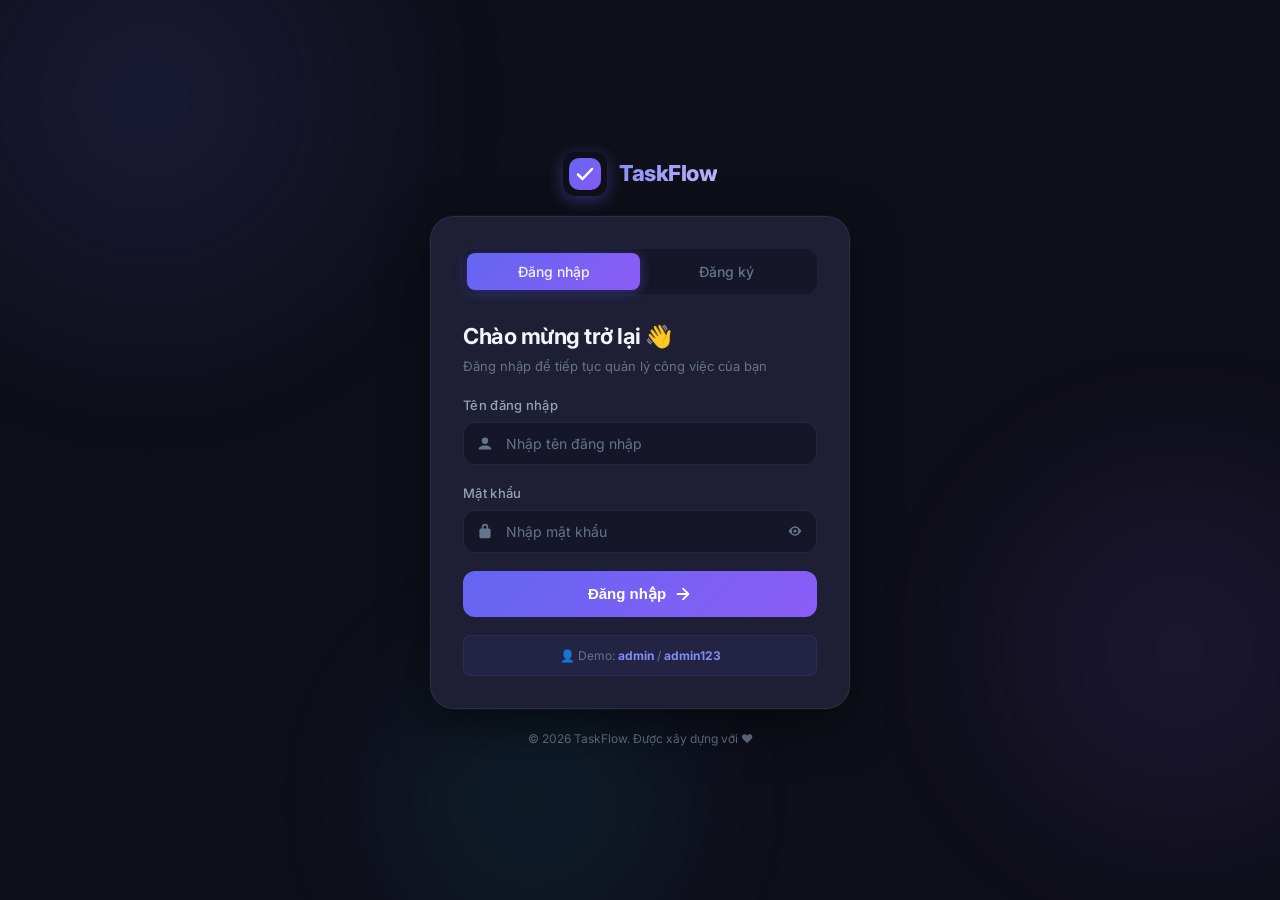
<file: index.html>
<!DOCTYPE html>
<html lang="vi">
<head>
  <meta charset="UTF-8" />
  <meta name="viewport" content="width=device-width, initial-scale=1.0"/>
  <meta name="description" content="TaskFlow - Ứng dụng quản lý công việc thông minh với phân quyền người dùng"/>
  <title>TaskFlow — Đăng nhập</title>
  <link rel="preconnect" href="https://fonts.googleapis.com"/>
  <link href="https://fonts.googleapis.com/css2?family=Inter:wght@300;400;500;600;700;800&display=swap" rel="stylesheet"/>
  <link rel="stylesheet" href="styles/main.css"/>
  <link rel="stylesheet" href="styles/auth.css"/>
</head>
<body>
  <!-- Background animated blobs -->
  <div class="bg-blobs">
    <div class="blob blob-1"></div>
    <div class="blob blob-2"></div>
    <div class="blob blob-3"></div>
  </div>

  <div class="auth-container">
    <!-- Logo -->
    <div class="logo-section">
      <div class="logo-icon">
        <svg width="32" height="32" viewBox="0 0 32 32" fill="none">
          <rect width="32" height="32" rx="10" fill="url(#logoGrad)"/>
          <path d="M9 16.5L13.5 21L23 11" stroke="white" stroke-width="2.5" stroke-linecap="round" stroke-linejoin="round"/>
          <defs>
            <linearGradient id="logoGrad" x1="0" y1="0" x2="32" y2="32" gradientUnits="userSpaceOnUse">
              <stop stop-color="#6366f1"/>
              <stop offset="1" stop-color="#8b5cf6"/>
            </linearGradient>
          </defs>
        </svg>
      </div>
      <span class="logo-name">TaskFlow</span>
    </div>

    <!-- Auth Card -->
    <div class="auth-card" id="authCard">
      <!-- Tabs -->
      <div class="auth-tabs">
        <button class="tab-btn active" id="loginTab" onclick="switchTab('login')">Đăng nhập</button>
        <button class="tab-btn" id="registerTab" onclick="switchTab('register')">Đăng ký</button>
        <div class="tab-indicator" id="tabIndicator"></div>
      </div>

      <!-- Login Form -->
      <form class="auth-form" id="loginForm" onsubmit="handleLogin(event)">
        <h1 class="form-title">Chào mừng trở lại 👋</h1>
        <p class="form-subtitle">Đăng nhập để tiếp tục quản lý công việc của bạn</p>

        <div class="form-group">
          <label for="loginUsername">Tên đăng nhập</label>
          <div class="input-wrapper">
            <svg class="input-icon" viewBox="0 0 20 20" fill="none">
              <path d="M10 10a4 4 0 100-8 4 4 0 000 8zm0 2c-5.33 0-8 2.67-8 4v1h16v-1c0-1.33-2.67-4-8-4z" fill="currentColor"/>
            </svg>
            <input type="text" id="loginUsername" placeholder="Nhập tên đăng nhập" required autocomplete="username"/>
          </div>
        </div>

        <div class="form-group">
          <label for="loginPassword">Mật khẩu</label>
          <div class="input-wrapper">
            <svg class="input-icon" viewBox="0 0 20 20" fill="none">
              <path d="M10 1a4 4 0 00-4 4v2H5a2 2 0 00-2 2v8a2 2 0 002 2h10a2 2 0 002-2V9a2 2 0 00-2-2h-1V5a4 4 0 00-4-4zm-2 6V5a2 2 0 014 0v2H8z" fill="currentColor"/>
            </svg>
            <input type="password" id="loginPassword" placeholder="Nhập mật khẩu" required autocomplete="current-password"/>
            <button type="button" class="toggle-pass" onclick="togglePassword('loginPassword', this)">
              <svg viewBox="0 0 20 20" fill="none"><path d="M10 4C5.58 4 2 10 2 10s3.58 6 8 6 8-6 8-6-3.58-6-8-6zm0 10a4 4 0 110-8 4 4 0 010 8zm0-6a2 2 0 100 4 2 2 0 000-4z" fill="currentColor"/></svg>
            </button>
          </div>
        </div>

        <div id="loginError" class="error-msg hidden"></div>

        <button type="submit" class="btn-primary" id="loginBtn">
          <span>Đăng nhập</span>
          <svg viewBox="0 0 20 20" fill="none"><path d="M4 10h12M10 4l6 6-6 6" stroke="currentColor" stroke-width="2" stroke-linecap="round" stroke-linejoin="round"/></svg>
        </button>

        <div class="demo-hint">
          <p>👤 Demo: <strong>admin</strong> / <strong>admin123</strong></p>
        </div>
      </form>

      <!-- Register Form -->
      <form class="auth-form hidden" id="registerForm" onsubmit="handleRegister(event)">
        <h1 class="form-title">Tạo tài khoản mới ✨</h1>
        <p class="form-subtitle">Bắt đầu hành trình quản lý công việc của bạn</p>

        <div class="form-group">
          <label for="regFullname">Họ và tên</label>
          <div class="input-wrapper">
            <svg class="input-icon" viewBox="0 0 20 20" fill="none">
              <path d="M10 10a4 4 0 100-8 4 4 0 000 8zm0 2c-5.33 0-8 2.67-8 4v1h16v-1c0-1.33-2.67-4-8-4z" fill="currentColor"/>
            </svg>
            <input type="text" id="regFullname" placeholder="Nguyễn Văn A" required/>
          </div>
        </div>

        <div class="form-group">
          <label for="regUsername">Tên đăng nhập</label>
          <div class="input-wrapper">
            <svg class="input-icon" viewBox="0 0 20 20" fill="none">
              <path d="M2.5 6.5a2 2 0 012-2h11a2 2 0 012 2v7a2 2 0 01-2 2h-11a2 2 0 01-2-2v-7zm2-4a4 4 0 00-4 4v7a4 4 0 004 4h11a4 4 0 004-4v-7a4 4 0 00-4-4h-11z" fill="currentColor"/>
            </svg>
            <input type="text" id="regUsername" placeholder="ten_dang_nhap" required/>
          </div>
        </div>

        <div class="form-group">
          <label for="regPassword">Mật khẩu</label>
          <div class="input-wrapper">
            <svg class="input-icon" viewBox="0 0 20 20" fill="none">
              <path d="M10 1a4 4 0 00-4 4v2H5a2 2 0 00-2 2v8a2 2 0 002 2h10a2 2 0 002-2V9a2 2 0 00-2-2h-1V5a4 4 0 00-4-4zm-2 6V5a2 2 0 014 0v2H8z" fill="currentColor"/>
            </svg>
            <input type="password" id="regPassword" placeholder="Ít nhất 6 ký tự" required autocomplete="new-password"/>
            <button type="button" class="toggle-pass" onclick="togglePassword('regPassword', this)">
              <svg viewBox="0 0 20 20" fill="none"><path d="M10 4C5.58 4 2 10 2 10s3.58 6 8 6 8-6 8-6-3.58-6-8-6zm0 10a4 4 0 110-8 4 4 0 010 8zm0-6a2 2 0 100 4 2 2 0 000-4z" fill="currentColor"/></svg>
            </button>
          </div>
        </div>

        <div class="form-group">
          <label for="regConfirm">Xác nhận mật khẩu</label>
          <div class="input-wrapper">
            <svg class="input-icon" viewBox="0 0 20 20" fill="none">
              <path d="M10 1a4 4 0 00-4 4v2H5a2 2 0 00-2 2v8a2 2 0 002 2h10a2 2 0 002-2V9a2 2 0 00-2-2h-1V5a4 4 0 00-4-4zm-2 6V5a2 2 0 014 0v2H8z" fill="currentColor"/>
            </svg>
            <input type="password" id="regConfirm" placeholder="Nhập lại mật khẩu" required autocomplete="new-password"/>
          </div>
        </div>

        <div id="registerError" class="error-msg hidden"></div>
        <div id="registerSuccess" class="success-msg hidden"></div>

        <button type="submit" class="btn-primary" id="registerBtn">
          <span>Tạo tài khoản</span>
          <svg viewBox="0 0 20 20" fill="none"><path d="M10 5v10M5 10h10" stroke="currentColor" stroke-width="2" stroke-linecap="round"/></svg>
        </button>
      </form>
    </div>

    <p class="footer-text">© 2026 TaskFlow. Được xây dựng với ❤️</p>
  </div>

  <script src="js/auth.js"></script>
  <script src="js/app.js"></script>
</body>
</html>
</file>
<file: styles/main.css>
/* ===== GLOBAL DESIGN SYSTEM ===== */
@import url('https://fonts.googleapis.com/css2?family=Inter:wght@300;400;500;600;700;800&display=swap');

:root {
  /* Color palette */
  --primary: #6366f1;
  --primary-dark: #4f46e5;
  --primary-light: #818cf8;
  --secondary: #8b5cf6;
  --accent: #06b6d4;
  --success: #10b981;
  --warning: #f59e0b;
  --danger: #ef4444;
  --danger-dark: #dc2626;

  /* Neutrals */
  --bg: #0f0f1a;
  --bg-surface: #16162a;
  --bg-card: #1e1e35;
  --bg-hover: #252540;
  --border: rgba(255,255,255,0.07);
  --border-focus: rgba(99,102,241,0.5);

  /* Text */
  --text-primary: #f1f5f9;
  --text-secondary: #94a3b8;
  --text-muted: #64748b;

  /* Shadows */
  --shadow-sm: 0 2px 8px rgba(0,0,0,0.3);
  --shadow-md: 0 8px 24px rgba(0,0,0,0.4);
  --shadow-lg: 0 16px 48px rgba(0,0,0,0.5);
  --glow: 0 0 20px rgba(99,102,241,0.3);

  /* Radius */
  --radius-sm: 8px;
  --radius-md: 12px;
  --radius-lg: 16px;
  --radius-xl: 24px;

  /* Transitions */
  --transition: 0.2s ease;
  --transition-slow: 0.4s ease;

  /* Font */
  font-family: 'Inter', -apple-system, BlinkMacSystemFont, sans-serif;
}

*, *::before, *::after {
  box-sizing: border-box;
  margin: 0;
  padding: 0;
}

html { scroll-behavior: smooth; }

body {
  background: var(--bg);
  color: var(--text-primary);
  font-family: 'Inter', sans-serif;
  min-height: 100vh;
  overflow-x: hidden;
  line-height: 1.6;
}

/* ===== UTILITY CLASSES ===== */
.hidden { display: none !important; }
.flex { display: flex; }
.items-center { align-items: center; }
.gap-2 { gap: 8px; }

/* Scrollbar */
::-webkit-scrollbar { width: 6px; }
::-webkit-scrollbar-track { background: var(--bg-surface); }
::-webkit-scrollbar-thumb { background: var(--primary); border-radius: 99px; }

/* ===== BACKGROUND BLOBS ===== */
.bg-blobs {
  position: fixed;
  inset: 0;
  pointer-events: none;
  z-index: 0;
  overflow: hidden;
}

.blob {
  position: absolute;
  border-radius: 50%;
  filter: blur(80px);
  opacity: 0.15;
  animation: blobFloat 8s ease-in-out infinite;
}

.blob-1 {
  width: 500px; height: 500px;
  background: radial-gradient(circle, #6366f1, transparent);
  top: -150px; left: -100px;
  animation-delay: 0s;
}

.blob-2 {
  width: 400px; height: 400px;
  background: radial-gradient(circle, #8b5cf6, transparent);
  top: 50%; right: -100px;
  animation-delay: 3s;
}

.blob-3 {
  width: 300px; height: 300px;
  background: radial-gradient(circle, #06b6d4, transparent);
  bottom: -50px; left: 30%;
  animation-delay: 6s;
}

@keyframes blobFloat {
  0%, 100% { transform: translateY(0) scale(1); }
  50% { transform: translateY(-30px) scale(1.05); }
}

/* ===== BUTTONS ===== */
.btn-primary {
  width: 100%;
  padding: 14px 24px;
  background: linear-gradient(135deg, var(--primary), var(--secondary));
  color: white;
  border: none;
  border-radius: var(--radius-md);
  font-size: 15px;
  font-weight: 600;
  cursor: pointer;
  display: flex;
  align-items: center;
  justify-content: center;
  gap: 8px;
  transition: all var(--transition);
  position: relative;
  overflow: hidden;
}

.btn-primary::before {
  content: '';
  position: absolute;
  inset: 0;
  background: linear-gradient(135deg, var(--primary-dark), #7c3aed);
  opacity: 0;
  transition: opacity var(--transition);
}

.btn-primary:hover::before { opacity: 1; }
.btn-primary:hover { transform: translateY(-2px); box-shadow: 0 8px 24px rgba(99,102,241,0.4); }
.btn-primary:active { transform: translateY(0); }
.btn-primary svg { width: 18px; height: 18px; position: relative; z-index: 1; }
.btn-primary span { position: relative; z-index: 1; }

.btn-secondary {
  padding: 10px 18px;
  background: var(--bg-card);
  color: var(--text-primary);
  border: 1px solid var(--border);
  border-radius: var(--radius-sm);
  font-size: 14px;
  font-weight: 500;
  cursor: pointer;
  display: inline-flex;
  align-items: center;
  gap: 6px;
  transition: all var(--transition);
}

.btn-secondary:hover {
  background: var(--bg-hover);
  border-color: var(--primary);
  color: var(--primary-light);
}

.btn-danger {
  padding: 8px 14px;
  background: rgba(239,68,68,0.1);
  color: var(--danger);
  border: 1px solid rgba(239,68,68,0.2);
  border-radius: var(--radius-sm);
  font-size: 13px;
  font-weight: 500;
  cursor: pointer;
  transition: all var(--transition);
}

.btn-danger:hover {
  background: var(--danger);
  color: white;
}

/* ===== FORM ELEMENTS ===== */
.form-group {
  display: flex;
  flex-direction: column;
  gap: 6px;
}

.form-group label {
  font-size: 13px;
  font-weight: 500;
  color: var(--text-secondary);
  letter-spacing: 0.3px;
}

.input-wrapper {
  position: relative;
  display: flex;
  align-items: center;
}

.input-wrapper input {
  width: 100%;
  padding: 12px 16px 12px 42px;
  background: var(--bg-surface);
  border: 1px solid var(--border);
  border-radius: var(--radius-md);
  color: var(--text-primary);
  font-size: 14px;
  font-family: inherit;
  transition: all var(--transition);
  outline: none;
}

.input-wrapper input:focus {
  border-color: var(--primary);
  box-shadow: 0 0 0 3px rgba(99,102,241,0.15);
  background: var(--bg-card);
}

.input-wrapper input::placeholder { color: var(--text-muted); }

.input-icon {
  position: absolute;
  left: 14px;
  width: 16px;
  height: 16px;
  color: var(--text-muted);
  pointer-events: none;
  transition: color var(--transition);
}

.input-wrapper:focus-within .input-icon { color: var(--primary-light); }

.toggle-pass {
  position: absolute;
  right: 14px;
  background: none;
  border: none;
  cursor: pointer;
  color: var(--text-muted);
  padding: 0;
  display: flex;
}
.toggle-pass:hover { color: var(--primary-light); }
.toggle-pass svg { width: 16px; height: 16px; }

/* ===== MESSAGES ===== */
.error-msg {
  padding: 10px 14px;
  background: rgba(239,68,68,0.1);
  border: 1px solid rgba(239,68,68,0.25);
  border-radius: var(--radius-sm);
  color: #fca5a5;
  font-size: 13px;
  display: flex;
  align-items: center;
  gap: 6px;
  animation: slideIn 0.2s ease;
}

.success-msg {
  padding: 10px 14px;
  background: rgba(16,185,129,0.1);
  border: 1px solid rgba(16,185,129,0.25);
  border-radius: var(--radius-sm);
  color: #6ee7b7;
  font-size: 13px;
  animation: slideIn 0.2s ease;
}

@keyframes slideIn {
  from { opacity: 0; transform: translateY(-6px); }
  to { opacity: 1; transform: translateY(0); }
}

/* ===== MODAL ===== */
.modal-overlay {
  position: fixed;
  inset: 0;
  background: rgba(0,0,0,0.7);
  backdrop-filter: blur(6px);
  z-index: 1000;
  display: flex;
  align-items: center;
  justify-content: center;
  padding: 20px;
  animation: fadeIn 0.2s ease;
}

.modal-overlay.hidden { display: none; }

.modal {
  background: var(--bg-card);
  border: 1px solid var(--border);
  border-radius: var(--radius-xl);
  padding: 32px;
  width: 100%;
  max-width: 480px;
  box-shadow: var(--shadow-lg);
  animation: scaleIn 0.25s ease;
}

@keyframes fadeIn {
  from { opacity: 0; }
  to { opacity: 1; }
}

@keyframes scaleIn {
  from { transform: scale(0.92); opacity: 0; }
  to { transform: scale(1); opacity: 1; }
}

.modal-header {
  display: flex;
  align-items: center;
  justify-content: space-between;
  margin-bottom: 24px;
}

.modal-title {
  font-size: 18px;
  font-weight: 700;
  color: var(--text-primary);
}

.modal-close {
  width: 32px; height: 32px;
  background: var(--bg-hover);
  border: none;
  border-radius: 50%;
  cursor: pointer;
  color: var(--text-secondary);
  display: flex;
  align-items: center;
  justify-content: center;
  transition: all var(--transition);
}
.modal-close:hover { background: var(--danger); color: white; }
.modal-close svg { width: 16px; height: 16px; }

/* ===== TOAST ===== */
#toastContainer {
  position: fixed;
  bottom: 24px;
  right: 24px;
  z-index: 9999;
  display: flex;
  flex-direction: column;
  gap: 10px;
}

.toast {
  padding: 14px 20px;
  border-radius: var(--radius-md);
  font-size: 14px;
  font-weight: 500;
  color: white;
  box-shadow: var(--shadow-md);
  display: flex;
  align-items: center;
  gap: 10px;
  min-width: 260px;
  max-width: 380px;
  animation: toastIn 0.3s ease;
}

.toast.success { background: linear-gradient(135deg, #059669, #10b981); }
.toast.error { background: linear-gradient(135deg, #dc2626, #ef4444); }
.toast.info { background: linear-gradient(135deg, var(--primary), var(--secondary)); }
.toast.warning { background: linear-gradient(135deg, #d97706, #f59e0b); }

.toast svg { width: 18px; height: 18px; flex-shrink: 0; }

@keyframes toastIn {
  from { transform: translateX(120%); opacity: 0; }
  to { transform: translateX(0); opacity: 1; }
}

@keyframes toastOut {
  from { transform: translateX(0); opacity: 1; }
  to { transform: translateX(120%); opacity: 0; }
}
</file>
<file: styles/auth.css>
/* ===== AUTH PAGE STYLES ===== */
body {
  display: flex;
  align-items: center;
  justify-content: center;
  min-height: 100vh;
  padding: 20px;
}

.auth-container {
  position: relative;
  z-index: 1;
  width: 100%;
  max-width: 420px;
  display: flex;
  flex-direction: column;
  align-items: center;
  gap: 20px;
}

/* Logo */
.logo-section {
  display: flex;
  align-items: center;
  gap: 12px;
}

.logo-icon {
  width: 44px; height: 44px;
  border-radius: 12px;
  display: flex;
  align-items: center;
  justify-content: center;
  box-shadow: 0 4px 16px rgba(99,102,241,0.4);
}

.logo-name {
  font-size: 22px;
  font-weight: 800;
  background: linear-gradient(135deg, var(--primary-light), #c4b5fd);
  -webkit-background-clip: text;
  -webkit-text-fill-color: transparent;
  background-clip: text;
  letter-spacing: -0.5px;
}

/* Auth Card */
.auth-card {
  width: 100%;
  background: var(--bg-card);
  border: 1px solid var(--border);
  border-radius: var(--radius-xl);
  padding: 32px;
  box-shadow: var(--shadow-lg), 0 0 0 1px rgba(255,255,255,0.03);
  backdrop-filter: blur(20px);
}

/* Tabs */
.auth-tabs {
  display: flex;
  position: relative;
  background: var(--bg-surface);
  border-radius: var(--radius-md);
  padding: 4px;
  margin-bottom: 28px;
}

.tab-btn {
  flex: 1;
  padding: 10px;
  background: none;
  border: none;
  border-radius: var(--radius-sm);
  color: var(--text-muted);
  font-size: 14px;
  font-weight: 500;
  cursor: pointer;
  position: relative;
  z-index: 1;
  transition: color var(--transition);
  font-family: inherit;
}

.tab-btn.active { color: var(--text-primary); }

.tab-indicator {
  position: absolute;
  top: 4px; left: 4px;
  width: calc(50% - 4px);
  height: calc(100% - 8px);
  background: linear-gradient(135deg, var(--primary), var(--secondary));
  border-radius: var(--radius-sm);
  transition: transform var(--transition-slow) cubic-bezier(0.34, 1.56, 0.64, 1);
  box-shadow: 0 2px 12px rgba(99,102,241,0.4);
}

.tab-indicator.right { transform: translateX(100%); }

/* Form */
.auth-form {
  display: flex;
  flex-direction: column;
  gap: 18px;
}

.form-title {
  font-size: 22px;
  font-weight: 700;
  color: var(--text-primary);
  letter-spacing: -0.5px;
  line-height: 1.3;
}

.form-subtitle {
  font-size: 13px;
  color: var(--text-muted);
  margin-top: -12px;
}

/* Demo hint */
.demo-hint {
  text-align: center;
  padding: 10px;
  background: rgba(99,102,241,0.08);
  border: 1px solid rgba(99,102,241,0.15);
  border-radius: var(--radius-sm);
  font-size: 12px;
  color: var(--text-muted);
}

.demo-hint strong { color: var(--primary-light); }

/* Footer */
.footer-text {
  font-size: 12px;
  color: var(--text-muted);
}
</file>
<file: styles/dashboard.css>
/* ===== DASHBOARD STYLES ===== */

/* Layout */
.dashboard-layout {
  display: flex;
  min-height: 100vh;
}

/* ===== SIDEBAR ===== */
.sidebar {
  width: 260px;
  flex-shrink: 0;
  background: var(--bg-surface);
  border-right: 1px solid var(--border);
  display: flex;
  flex-direction: column;
  padding: 24px 16px;
  gap: 8px;
  position: fixed;
  left: 0; top: 0; bottom: 0;
  z-index: 100;
  transition: transform 0.3s ease;
}

.sidebar-logo {
  display: flex;
  align-items: center;
  gap: 10px;
  padding: 0 8px;
  margin-bottom: 20px;
}

.sidebar-logo .logo-icon {
  width: 36px; height: 36px;
  border-radius: 10px;
}

.sidebar-logo .logo-name {
  font-size: 18px;
  font-weight: 800;
  background: linear-gradient(135deg, var(--primary-light), #c4b5fd);
  -webkit-background-clip: text;
  -webkit-text-fill-color: transparent;
  background-clip: text;
}

/* Nav items */
.nav-section-title {
  font-size: 11px;
  font-weight: 600;
  color: var(--text-muted);
  letter-spacing: 1px;
  text-transform: uppercase;
  padding: 6px 10px;
  margin-top: 8px;
}

.nav-item {
  display: flex;
  align-items: center;
  gap: 12px;
  padding: 10px 12px;
  border-radius: var(--radius-sm);
  cursor: pointer;
  transition: all var(--transition);
  color: var(--text-secondary);
  font-size: 14px;
  font-weight: 500;
  border: none;
  background: none;
  width: 100%;
  text-align: left;
  font-family: inherit;
  position: relative;
}

.nav-item svg { width: 18px; height: 18px; flex-shrink: 0; }

.nav-item:hover {
  background: var(--bg-hover);
  color: var(--text-primary);
}

.nav-item.active {
  background: rgba(99,102,241,0.15);
  color: var(--primary-light);
}

.nav-item.active::before {
  content: '';
  position: absolute;
  left: 0; top: 50%;
  transform: translateY(-50%);
  width: 3px; height: 20px;
  background: var(--primary);
  border-radius: 0 2px 2px 0;
}

.nav-badge {
  margin-left: auto;
  background: var(--primary);
  color: white;
  font-size: 11px;
  font-weight: 600;
  padding: 2px 7px;
  border-radius: 99px;
}

/* Category filter in sidebar */
.category-filters {
  display: flex;
  flex-direction: column;
  gap: 2px;
}

.category-btn {
  display: flex;
  align-items: center;
  gap: 10px;
  padding: 8px 12px;
  border-radius: var(--radius-sm);
  cursor: pointer;
  transition: all var(--transition);
  color: var(--text-secondary);
  font-size: 13px;
  border: none;
  background: none;
  width: 100%;
  text-align: left;
  font-family: inherit;
}

.category-btn:hover { background: var(--bg-hover); color: var(--text-primary); }
.category-btn.active { background: rgba(99,102,241,0.15); color: var(--primary-light); }

.category-dot {
  width: 8px; height: 8px;
  border-radius: 50%;
  flex-shrink: 0;
}

/* Sidebar bottom - user info */
.sidebar-footer {
  margin-top: auto;
  padding: 14px;
  background: var(--bg-card);
  border-radius: var(--radius-md);
  border: 1px solid var(--border);
}

.user-info {
  display: flex;
  align-items: center;
  gap: 10px;
  margin-bottom: 10px;
}

.user-avatar {
  width: 36px; height: 36px;
  border-radius: 50%;
  background: linear-gradient(135deg, var(--primary), var(--secondary));
  display: flex;
  align-items: center;
  justify-content: center;
  font-size: 14px;
  font-weight: 700;
  color: white;
  flex-shrink: 0;
}

.user-name {
  font-size: 13px;
  font-weight: 600;
  color: var(--text-primary);
  line-height: 1.2;
}

.user-role {
  font-size: 11px;
  color: var(--text-muted);
}

.logout-btn {
  width: 100%;
  padding: 8px;
  background: rgba(239,68,68,0.08);
  border: 1px solid rgba(239,68,68,0.15);
  border-radius: var(--radius-sm);
  color: #fca5a5;
  font-size: 13px;
  cursor: pointer;
  display: flex;
  align-items: center;
  justify-content: center;
  gap: 6px;
  transition: all var(--transition);
  font-family: inherit;
}
.logout-btn:hover { background: var(--danger); color: white; }
.logout-btn svg { width: 14px; height: 14px; }

/* ===== MAIN CONTENT ===== */
.main-content {
  flex: 1;
  margin-left: 260px;
  display: flex;
  flex-direction: column;
  min-height: 100vh;
}

/* Header */
.dashboard-header {
  display: flex;
  align-items: center;
  justify-content: space-between;
  gap: 16px;
  padding: 16px 32px;
  border-bottom: 1px solid var(--border);
  background: rgba(15,15,26,0.8);
  backdrop-filter: blur(12px);
  position: sticky;
  top: 0;
  z-index: 50;
  flex-wrap: nowrap;
  min-height: 72px;
}

.header-greeting {
  flex-shrink: 0;
  min-width: 0;
}

.header-greeting h2 {
  font-size: 18px;
  font-weight: 700;
  color: var(--text-primary);
  line-height: 1.3;
  white-space: nowrap;
  overflow: hidden;
  text-overflow: ellipsis;
  max-width: 380px;
}

.header-greeting p {
  font-size: 12px;
  color: var(--text-muted);
  white-space: nowrap;
}

.header-actions {
  display: flex;
  align-items: center;
  gap: 12px;
  flex-shrink: 0;
  margin-left: auto;
}

/* Search */
.search-box {
  display: flex;
  align-items: center;
  gap: 8px;
  background: var(--bg-card);
  border: 1px solid var(--border);
  border-radius: var(--radius-md);
  padding: 9px 14px;
  transition: all var(--transition);
}

.search-box:focus-within {
  border-color: var(--primary);
  box-shadow: 0 0 0 3px rgba(99,102,241,0.1);
}

.search-box svg { width: 15px; height: 15px; color: var(--text-muted); }

.search-box input {
  background: none;
  border: none;
  outline: none;
  color: var(--text-primary);
  font-size: 13px;
  width: 200px;
  font-family: inherit;
}
.search-box input::placeholder { color: var(--text-muted); }

.add-task-btn {
  display: flex;
  align-items: center;
  gap: 8px;
  padding: 10px 20px;
  background: linear-gradient(135deg, var(--primary), var(--secondary));
  border: none;
  border-radius: var(--radius-md);
  color: white;
  font-size: 14px;
  font-weight: 600;
  cursor: pointer;
  transition: all var(--transition);
  font-family: inherit;
  white-space: nowrap;
}
.add-task-btn:hover { transform: translateY(-2px); box-shadow: 0 6px 20px rgba(99,102,241,0.4); }
.add-task-btn svg { width: 16px; height: 16px; }

/* ===== STATS CARDS ===== */
.stats-section {
  padding: 24px 32px 0;
  display: grid;
  grid-template-columns: repeat(4, minmax(0, 1fr));
  gap: 14px;
  overflow-x: auto;
}

.stat-card {
  background: var(--bg-card);
  border: 1px solid var(--border);
  border-radius: var(--radius-lg);
  padding: 18px 16px;
  display: flex;
  align-items: flex-start;
  gap: 12px;
  transition: all var(--transition);
  position: relative;
  overflow: hidden;
  min-width: 0;
}

.stat-card::before {
  content: '';
  position: absolute;
  top: 0; left: 0;
  right: 0; height: 2px;
}

.stat-card.total::before { background: linear-gradient(90deg, var(--primary), var(--secondary)); }
.stat-card.pending::before { background: linear-gradient(90deg, #f59e0b, #fbbf24); }
.stat-card.progress::before { background: linear-gradient(90deg, #06b6d4, #38bdf8); }
.stat-card.done::before { background: linear-gradient(90deg, #10b981, #34d399); }

.stat-card:hover { transform: translateY(-4px); box-shadow: var(--shadow-md); border-color: rgba(255,255,255,0.1); }

.stat-icon {
  width: 44px; height: 44px;
  border-radius: var(--radius-sm);
  display: flex;
  align-items: center;
  justify-content: center;
  flex-shrink: 0;
}
.stat-card.total .stat-icon { background: rgba(99,102,241,0.15); color: var(--primary-light); }
.stat-card.pending .stat-icon { background: rgba(245,158,11,0.15); color: #fcd34d; }
.stat-card.progress .stat-icon { background: rgba(6,182,212,0.15); color: #67e8f9; }
.stat-card.done .stat-icon { background: rgba(16,185,129,0.15); color: #6ee7b7; }
.stat-icon svg { width: 22px; height: 22px; }

.stat-info { flex: 1; }
.stat-value {
  font-size: 28px;
  font-weight: 800;
  color: var(--text-primary);
  line-height: 1;
}
.stat-label {
  font-size: 12px;
  color: var(--text-muted);
  margin-top: 4px;
  font-weight: 500;
}

/* ===== TASK AREA ===== */
.tasks-section {
  padding: 24px 32px 32px;
  flex: 1;
}

.tasks-header {
  display: flex;
  align-items: center;
  justify-content: space-between;
  margin-bottom: 16px;
}

.tasks-title {
  font-size: 16px;
  font-weight: 700;
  color: var(--text-primary);
}

.filter-tabs {
  display: flex;
  gap: 4px;
  background: var(--bg-card);
  border: 1px solid var(--border);
  border-radius: var(--radius-md);
  padding: 4px;
}

.filter-tab {
  padding: 7px 14px;
  border-radius: var(--radius-sm);
  cursor: pointer;
  font-size: 13px;
  font-weight: 500;
  color: var(--text-muted);
  border: none;
  background: none;
  transition: all var(--transition);
  font-family: inherit;
}

.filter-tab.active {
  background: var(--primary);
  color: white;
}
.filter-tab:hover:not(.active) { color: var(--text-primary); background: var(--bg-hover); }

/* Priority sort */
.sort-select {
  padding: 8px 12px;
  background: var(--bg-card);
  border: 1px solid var(--border);
  border-radius: var(--radius-sm);
  color: var(--text-secondary);
  font-size: 12px;
  outline: none;
  cursor: pointer;
  font-family: inherit;
}
.sort-select:focus { border-color: var(--primary); }

/* ===== TASK CARDS ===== */
.task-list {
  display: flex;
  flex-direction: column;
  gap: 10px;
}

.task-card {
  background: var(--bg-card);
  border: 1px solid var(--border);
  border-radius: var(--radius-lg);
  padding: 18px 20px;
  display: flex;
  align-items: flex-start;
  gap: 14px;
  transition: all var(--transition);
  position: relative;
  overflow: hidden;
  cursor: default;
}

.task-card::before {
  content: '';
  position: absolute;
  left: 0; top: 0; bottom: 0;
  width: 3px;
  border-radius: 0 2px 2px 0;
  transition: width 0.2s ease;
}

.task-card.priority-high::before { background: var(--danger); }
.task-card.priority-medium::before { background: var(--warning); }
.task-card.priority-low::before { background: var(--success); }

.task-card:hover {
  transform: translateX(4px);
  border-color: rgba(255,255,255,0.12);
  box-shadow: var(--shadow-sm);
}

.task-card.completed {
  opacity: 0.6;
}

.task-card.completed .task-title {
  text-decoration: line-through;
  color: var(--text-muted);
}

/* Checkbox */
.task-checkbox {
  width: 22px; height: 22px;
  border-radius: 6px;
  border: 2px solid var(--border);
  background: var(--bg-surface);
  cursor: pointer;
  flex-shrink: 0;
  display: flex;
  align-items: center;
  justify-content: center;
  transition: all var(--transition);
  margin-top: 1px;
}

.task-checkbox:hover { border-color: var(--primary); }
.task-checkbox.checked {
  background: linear-gradient(135deg, var(--primary), var(--secondary));
  border-color: transparent;
}
.task-checkbox svg { width: 12px; height: 12px; color: white; opacity: 0; transition: opacity 0.2s; }
.task-checkbox.checked svg { opacity: 1; }

/* Task content */
.task-content { flex: 1; min-width: 0; }

.task-title {
  font-size: 15px;
  font-weight: 600;
  color: var(--text-primary);
  margin-bottom: 4px;
  line-height: 1.4;
}

.task-desc {
  font-size: 13px;
  color: var(--text-muted);
  margin-bottom: 10px;
  line-height: 1.5;
  display: -webkit-box;
  -webkit-line-clamp: 2;
  -webkit-box-orient: vertical;
  overflow: hidden;
}

.task-meta {
  display: flex;
  align-items: center;
  gap: 10px;
  flex-wrap: wrap;
}

.task-badge {
  display: inline-flex;
  align-items: center;
  gap: 4px;
  padding: 3px 8px;
  border-radius: 99px;
  font-size: 11px;
  font-weight: 500;
}

.task-badge.priority-high { background: rgba(239,68,68,0.15); color: #fca5a5; }
.task-badge.priority-medium { background: rgba(245,158,11,0.15); color: #fcd34d; }
.task-badge.priority-low { background: rgba(16,185,129,0.15); color: #6ee7b7; }

.task-badge.status-todo { background: rgba(100,116,139,0.2); color: var(--text-muted); }
.task-badge.status-inprogress { background: rgba(6,182,212,0.15); color: #67e8f9; }
.task-badge.status-done { background: rgba(16,185,129,0.15); color: #6ee7b7; }

.task-date {
  font-size: 11px;
  color: var(--text-muted);
  display: flex;
  align-items: center;
  gap: 4px;
}
.task-date svg { width: 12px; height: 12px; }
.task-date.overdue { color: var(--danger); }

.task-category {
  font-size: 11px;
  color: var(--text-muted);
  display: flex;
  align-items: center;
  gap: 4px;
}
.task-category-dot {
  width: 7px; height: 7px;
  border-radius: 50%;
}

/* Task actions */
.task-actions {
  display: flex;
  align-items: center;
  gap: 6px;
  flex-shrink: 0;
  opacity: 0;
  transition: opacity var(--transition);
}

.task-card:hover .task-actions { opacity: 1; }

.action-btn {
  width: 32px; height: 32px;
  border-radius: 50%;
  border: none;
  cursor: pointer;
  display: flex;
  align-items: center;
  justify-content: center;
  transition: all var(--transition);
}
.action-btn svg { width: 15px; height: 15px; }

.action-btn.edit {
  background: rgba(99,102,241,0.1);
  color: var(--primary-light);
}
.action-btn.edit:hover { background: var(--primary); color: white; }

.action-btn.delete {
  background: rgba(239,68,68,0.1);
  color: #fca5a5;
}
.action-btn.delete:hover { background: var(--danger); color: white; }

/* Empty state */
.empty-state {
  display: flex;
  flex-direction: column;
  align-items: center;
  justify-content: center;
  padding: 60px 20px;
  text-align: center;
  color: var(--text-muted);
}

.empty-icon {
  font-size: 56px;
  margin-bottom: 16px;
  opacity: 0.5;
}

.empty-state h3 {
  font-size: 18px;
  font-weight: 600;
  color: var(--text-secondary);
  margin-bottom: 8px;
}

.empty-state p { font-size: 14px; max-width: 300px; }

/* ===== TASK MODAL FORM ===== */
.modal-form {
  display: flex;
  flex-direction: column;
  gap: 16px;
}

.form-row {
  display: grid;
  grid-template-columns: 1fr 1fr;
  gap: 12px;
}

.modal-form .input-wrapper input,
.modal-form textarea,
.modal-form select {
  width: 100%;
  padding: 11px 14px;
  background: var(--bg-surface);
  border: 1px solid var(--border);
  border-radius: var(--radius-md);
  color: var(--text-primary);
  font-size: 14px;
  font-family: inherit;
  outline: none;
  transition: all var(--transition);
}

.modal-form textarea {
  resize: vertical;
  min-height: 80px;
}

.modal-form input:focus,
.modal-form textarea:focus,
.modal-form select:focus {
  border-color: var(--primary);
  box-shadow: 0 0 0 3px rgba(99,102,241,0.15);
}

.modal-form select { cursor: pointer; }
.modal-form input::placeholder,
.modal-form textarea::placeholder { color: var(--text-muted); }

.modal-actions {
  display: flex;
  gap: 10px;
  margin-top: 4px;
}

.modal-actions .btn-primary { flex: 1; }

.btn-cancel {
  padding: 12px 20px;
  background: var(--bg-surface);
  border: 1px solid var(--border);
  border-radius: var(--radius-md);
  color: var(--text-secondary);
  font-size: 14px;
  font-weight: 600;
  cursor: pointer;
  transition: all var(--transition);
  font-family: inherit;
}
.btn-cancel:hover { background: var(--bg-hover); color: var(--text-primary); }

/* ===== USERS PANEL (Admin) ===== */
.users-panel {
  padding: 28px 32px;
}

.panel-header {
  display: flex;
  align-items: center;
  justify-content: space-between;
  margin-bottom: 20px;
}

.panel-title {
  font-size: 20px;
  font-weight: 700;
  color: var(--text-primary);
}

.users-grid {
  display: grid;
  grid-template-columns: repeat(auto-fill, minmax(280px, 1fr));
  gap: 16px;
}

.user-card {
  background: var(--bg-card);
  border: 1px solid var(--border);
  border-radius: var(--radius-lg);
  padding: 20px;
  transition: all var(--transition);
}

.user-card:hover { transform: translateY(-4px); box-shadow: var(--shadow-md); border-color: rgba(255,255,255,0.1); }

.user-card-header {
  display: flex;
  align-items: center;
  gap: 14px;
  margin-bottom: 14px;
}

.user-card-avatar {
  width: 48px; height: 48px;
  border-radius: 50%;
  background: linear-gradient(135deg, var(--primary), var(--secondary));
  display: flex;
  align-items: center;
  justify-content: center;
  font-size: 18px;
  font-weight: 700;
  color: white;
}

.user-card-name {
  font-size: 15px;
  font-weight: 600;
  color: var(--text-primary);
}

.user-card-username {
  font-size: 12px;
  color: var(--text-muted);
}

.user-card-stats {
  display: grid;
  grid-template-columns: 1fr 1fr 1fr;
  gap: 8px;
  margin-bottom: 14px;
}

.mini-stat {
  text-align: center;
  background: var(--bg-surface);
  border-radius: var(--radius-sm);
  padding: 8px 4px;
}

.mini-stat-val {
  display: block;
  font-size: 18px;
  font-weight: 700;
  color: var(--text-primary);
}

.mini-stat-label {
  font-size: 10px;
  color: var(--text-muted);
  font-weight: 500;
}

.user-role-badge {
  display: inline-flex;
  align-items: center;
  gap: 4px;
  padding: 4px 10px;
  border-radius: 99px;
  font-size: 11px;
  font-weight: 600;
}

.user-role-badge.admin {
  background: rgba(99,102,241,0.15);
  color: var(--primary-light);
}

.user-role-badge.user {
  background: rgba(100,116,139,0.2);
  color: var(--text-muted);
}

.user-card-actions {
  display: flex;
  gap: 8px;
  margin-top: 12px;
}

/* ===== PROGRESS BAR ===== */
.progress-bar-container {
  margin-top: 6px;
}

.progress-label {
  display: flex;
  justify-content: space-between;
  font-size: 11px;
  color: var(--text-muted);
  margin-bottom: 5px;
}

.progress-bar {
  height: 6px;
  background: var(--bg-surface);
  border-radius: 99px;
  overflow: hidden;
}

.progress-fill {
  height: 100%;
  border-radius: 99px;
  background: linear-gradient(90deg, var(--primary), var(--secondary));
  transition: width 0.6s ease;
}

/* ===== RESPONSIVE ===== */
@media (max-width: 768px) {
  .sidebar {
    transform: translateX(-100%);
  }
  .sidebar.open {
    transform: translateX(0);
  }
  .main-content { margin-left: 0; }
  .stats-section { grid-template-columns: repeat(2, 1fr); }
  .dashboard-header { padding: 16px; }
  .tasks-section { padding: 16px; }
  .stats-section { padding: 16px 16px 0; }
  .form-row { grid-template-columns: 1fr; }
}

@media (max-width: 480px) {
  .stats-section { grid-template-columns: 1fr 1fr; }
  .header-actions .search-box { display: none; }
}
</file>
